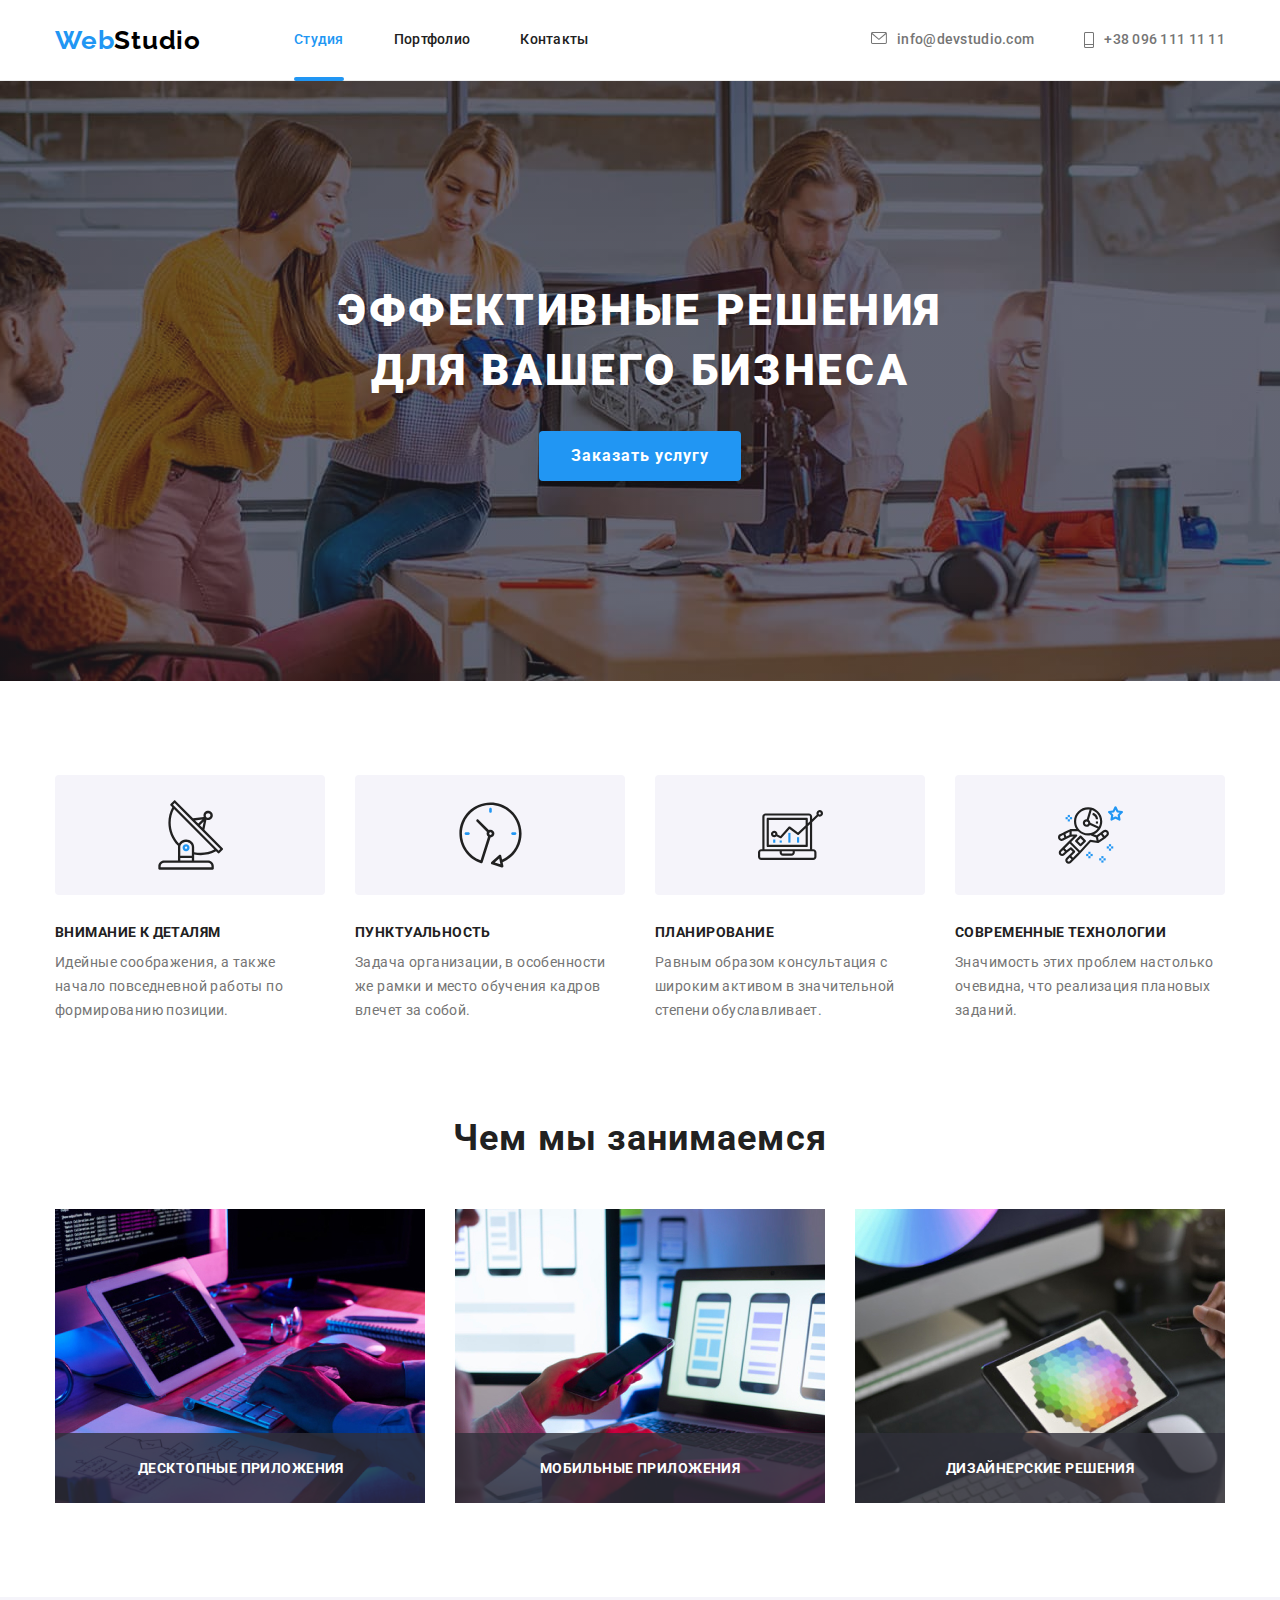
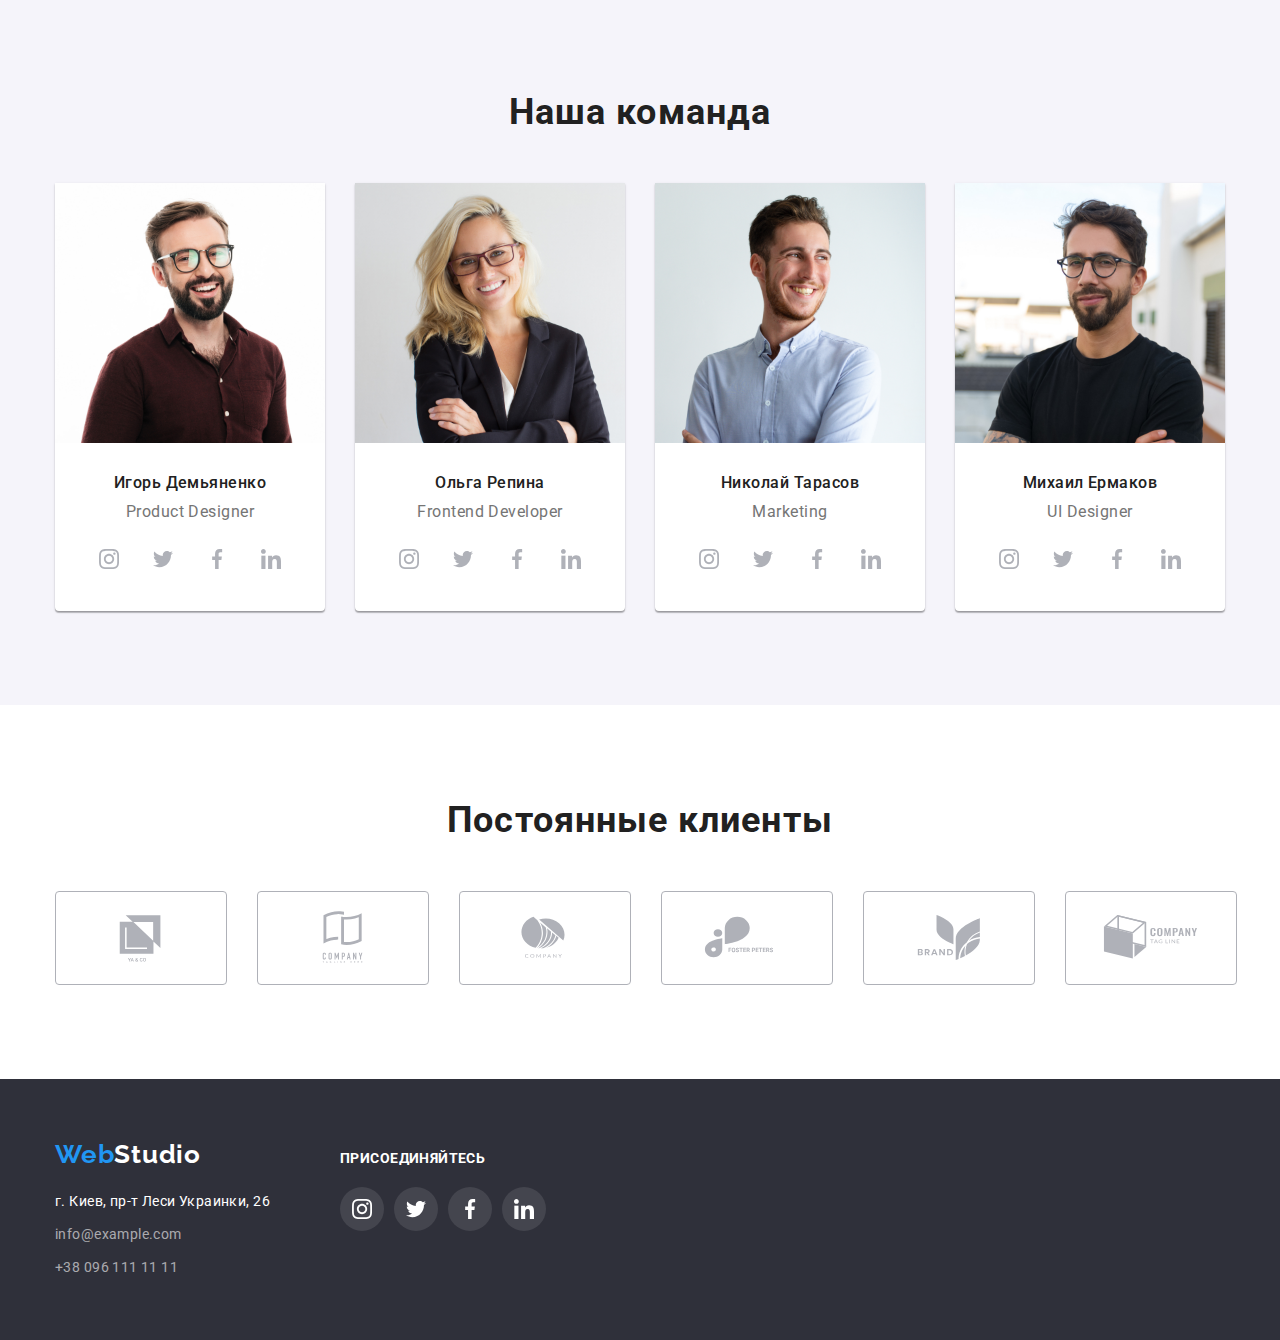
<file: index.html>
<!DOCTYPE html>
<html lang="en">
  <head>
    <meta charset="UTF-8" />
    <meta http-equiv="X-UA-Compatible" content="IE=edge" />
    <meta name="viewport" content="width=device-width, initial-scale=1.0" />
    <title>homework</title>
    <link rel="preconnect" href="https://fonts.googleapis.com" />
    <link rel="preconnect" href="https://fonts.gstatic.com" crossorigin />
    <link
      href="https://fonts.googleapis.com/css2?family=Raleway:wght@700&family=Roboto:wght@400;500;700;900&display=swap"
      rel="stylesheet"
    />
    <link
      rel="stylesheet"
      href="https://cdnjs.cloudflare.com/ajax/libs/modern-normalize/1.1.0/modern-normalize.min.css"
    />
    <link rel="stylesheet" href="./css/styles.css" />
  </head>
  <body>
    <!-- Header -->
    <header class="header">
      <div class="container">
        <a href="./index.html" class="header-logo link"><span>Web</span>Studio</a>
        <nav class="header-nav">
          <ul class="header-list list">
            <li class="header-item">
              <a href="" class="header-link link current">Студия</a>
            </li>
            <li class="header-item">
              <a href="./portfolio.html" class="header-link link">Портфолио</a>
            </li>
            <li class="header-item">
              <a href="" class="header-link link">Контакты</a>
            </li>
          </ul>
        </nav>

        <ul class="header-cont list">
          <li class="header-contact">
            <a class="header-info link" href="mailto:info@devstudio.com"
              ><svg class="contact-icon" width="16" height="12">
                <use href="./images/icons/symbol-defs.svg#icon-mail"></use>
              </svg>
              info@devstudio.com</a
            >
          </li>
          <li class="header-contact">
            <a class="header-info link" href="tel:+380961111111">
              <svg class="contact-icon" width="10" height="16">
                <use href="./images/icons/symbol-defs.svg#icon-tel"></use>
              </svg>
              +38 096 111 11 11</a
            >
          </li>
        </ul>
      </div>
    </header>
    <main>
      <!-- Hero -->
      <section class="section-hero">
        <div class="container">
          <h1 class="hero-title">Эффективные решения для вашего бизнеса</h1>
          <button type="button" class="button" data-modal-open>Заказать услугу</button>
        </div>
      </section>
      <!-- About -->
      <section class="section-about section">
        <div class="container">
          <h2 class="visually-hidden">О нас</h2>
          <ul class="about-list list">
            <li class="about-item">
              <div class="about-bg-logo">
                <svg class="about-logo" width="65" height="70">
                  <use href="./images/icons/symbol-defs.svg#icon-sputnik"></use>
                </svg>
              </div>
              <h3 class="about-title">Внимание к деталям</h3>
              <p class="about-text">
                Идейные соображения, а также начало повседневной работы по формированию позиции.
              </p>
            </li>
            <li class="about-item">
              <div class="about-bg-logo">
                <svg class="about-logo" width="65" height="70">
                  <use href="./images/icons/symbol-defs.svg#icon-clock"></use>
                </svg>
              </div>
              <h3 class="about-title">Пунктуальность</h3>
              <p class="about-text">
                Задача организации, в особенности же рамки и место обучения кадров влечет за собой.
              </p>
            </li>
            <li class="about-item">
              <div class="about-bg-logo">
                <svg class="about-logo" width="65" height="70">
                  <use href="./images/icons/symbol-defs.svg#icon-diagram"></use>
                </svg>
              </div>
              <h3 class="about-title">Планирование</h3>
              <p class="about-text">
                Равным образом консультация с широким активом в значительной степени обуславливает.
              </p>
            </li>
            <li class="about-item">
              <div class="about-bg-logo">
                <svg class="about-logo" width="65" height="70">
                  <use href="./images/icons/symbol-defs.svg#icon-astronaut"></use>
                </svg>
              </div>
              <h3 class="about-title">Современные технологии</h3>
              <p class="about-text">
                Значимость этих проблем настолько очевидна, что реализация плановых заданий.
              </p>
            </li>
          </ul>
        </div>
      </section>
      <!-- Work -->
      <section class="section-photo section">
        <div class="container">
          <h2 class="photo-title">Чем мы занимаемся</h2>
          <ul class="photo-list list">
            <li class="photo-item">
              <div class="photo-cover-wrap">
                <img
                  class="photo"
                  src="./images/img1-1.jpg"
                  alt="разработка дизайна"
                  width="370"
                  height="294"
                />
                <p class="photo-cover-text">Десктопные приложения</p>
              </div>
            </li>
            <li class="photo-item">
              <div class="photo-cover-wrap">
                <img
                  class="photo"
                  src="./images/img1-2.jpg"
                  alt="разработка дизайна"
                  width="370"
                  height="294"
                />
                <p class="photo-cover-text">Мобильные приложения</p>
              </div>
            </li>
            <li class="photo-item">
              <div class="photo-cover-wrap">
                <img
                  class="photo"
                  src="./images/img1-3.jpg"
                  alt="разработка дизайна"
                  width="370"
                  height="294"
                />
                <p class="photo-cover-text">Дизайнерские решения</p>
              </div>
            </li>
          </ul>
        </div>
      </section>
      <!-- Team -->
      <section class="section-team section">
        <div class="container">
          <h2 class="title-team">Наша команда</h2>
          <ul class="team-list list">
            <li class="team-item">
              <img
                class="photo"
                src="./images/img2-1.jpg"
                alt="фотография члена команды"
                width="270"
                height="260"
              />
              <div class="team-text">
                <h3 class="team-name">Игорь Демьяненко</h3>
                <p class="team-profession">Product Designer</p>
                <ul class="team-sm-list list">
                  <li class="team-sm-item">
                    <a href="" class="team-sm-link link">
                      <svg class="team-sm-icon" width="20" height="20">
                        <use href="./images/icons/symbol-defs.svg#icon-instagram"></use>
                      </svg>
                    </a>
                  </li>
                  <li class="team-sm-item">
                    <a href="" class="team-sm-link link">
                      <svg class="team-sm-icon" width="20" height="20">
                        <use href="./images/icons/symbol-defs.svg#icon-twitter"></use>
                      </svg>
                    </a>
                  </li>
                  <li class="team-sm-item">
                    <a href="" class="team-sm-link link">
                      <svg class="team-sm-icon" width="20" height="20">
                        <use href="./images/icons/symbol-defs.svg#icon-facebook"></use>
                      </svg>
                    </a>
                  </li>
                  <li class="team-sm-item">
                    <a href="" class="team-sm-link link">
                      <svg class="team-sm-icon" width="20" height="20">
                        <use href="./images/icons/symbol-defs.svg#icon-linkedin"></use>
                      </svg>
                    </a>
                  </li>
                </ul>
              </div>
            </li>
            <li class="team-item">
              <img
                class="photo"
                src="./images/img2-2.jpg"
                alt="фотография члена команды"
                width="270"
                height="260"
              />
              <div class="team-text">
                <h3 class="team-name">Ольга Репина</h3>
                <p class="team-profession">Frontend Developer</p>
                <ul class="team-sm-list list">
                  <li class="team-sm-item">
                    <a href="" class="team-sm-link link">
                      <svg class="team-sm-icon" width="20" height="20">
                        <use href="./images/icons/symbol-defs.svg#icon-instagram"></use>
                      </svg>
                    </a>
                  </li>
                  <li class="team-sm-item">
                    <a href="" class="team-sm-link link">
                      <svg class="team-sm-icon" width="20" height="20">
                        <use href="./images/icons/symbol-defs.svg#icon-twitter"></use>
                      </svg>
                    </a>
                  </li>
                  <li class="team-sm-item">
                    <a href="" class="team-sm-link link">
                      <svg class="team-sm-icon" width="20" height="20">
                        <use href="./images/icons/symbol-defs.svg#icon-facebook"></use>
                      </svg>
                    </a>
                  </li>
                  <li class="team-sm-item">
                    <a href="" class="team-sm-link link">
                      <svg class="team-sm-icon" width="20" height="20">
                        <use href="./images/icons/symbol-defs.svg#icon-linkedin"></use>
                      </svg>
                    </a>
                  </li>
                </ul>
              </div>
            </li>
            <li class="team-item">
              <img
                class="photo"
                src="./images/img2-3.jpg"
                alt="фотография члена команды"
                width="270"
                height="260"
              />
              <div class="team-text">
                <h3 class="team-name">Николай Тарасов</h3>
                <p class="team-profession">Marketing</p>
                <ul class="team-sm-list list">
                  <li class="team-sm-item">
                    <a href="" class="team-sm-link link">
                      <svg class="team-sm-icon" width="20" height="20">
                        <use href="./images/icons/symbol-defs.svg#icon-instagram"></use>
                      </svg>
                    </a>
                  </li>
                  <li class="team-sm-item">
                    <a href="" class="team-sm-link link">
                      <svg class="team-sm-icon" width="20" height="20">
                        <use href="./images/icons/symbol-defs.svg#icon-twitter"></use>
                      </svg>
                    </a>
                  </li>
                  <li class="team-sm-item">
                    <a href="" class="team-sm-link link">
                      <svg class="team-sm-icon" width="20" height="20">
                        <use href="./images/icons/symbol-defs.svg#icon-facebook"></use>
                      </svg>
                    </a>
                  </li>
                  <li class="team-sm-item">
                    <a href="" class="team-sm-link link">
                      <svg class="team-sm-icon" width="20" height="20">
                        <use href="./images/icons/symbol-defs.svg#icon-linkedin"></use>
                      </svg>
                    </a>
                  </li>
                </ul>
              </div>
            </li>
            <li class="team-item">
              <img
                class="photo"
                src="./images/img2-4.jpg"
                alt="фотография члена команды"
                width="270"
                height="260"
              />
              <div class="team-text">
                <h3 class="team-name">Михаил Ермаков</h3>
                <p class="team-profession">UI Designer</p>
                <ul class="team-sm-list list">
                  <li class="team-sm-item">
                    <a href="" class="team-sm-link link">
                      <svg class="team-sm-icon" width="20" height="20">
                        <use href="./images/icons/symbol-defs.svg#icon-instagram"></use>
                      </svg>
                    </a>
                  </li>
                  <li class="team-sm-item">
                    <a href="" class="team-sm-link link">
                      <svg class="team-sm-icon" width="20" height="20">
                        <use href="./images/icons/symbol-defs.svg#icon-twitter"></use>
                      </svg>
                    </a>
                  </li>
                  <li class="team-sm-item">
                    <a href="" class="team-sm-link link">
                      <svg class="team-sm-icon" width="20" height="20">
                        <use href="./images/icons/symbol-defs.svg#icon-facebook"></use>
                      </svg>
                    </a>
                  </li>
                  <li class="team-sm-item">
                    <a href="" class="team-sm-link link">
                      <svg class="team-sm-icon" width="20" height="20">
                        <use href="./images/icons/symbol-defs.svg#icon-linkedin"></use>
                      </svg>
                    </a>
                  </li>
                </ul>
              </div>
            </li>
          </ul>
        </div>
      </section>
      <!-- clients -->
      <section class="clients section">
        <div class="container">
          <h2 class="title-team">Постоянные клиенты</h2>
          <div class="clients-cont">
            <ul class="list client-list">
              <li class="client-item">
                <a href="#" class="clients-link link">
                  <svg class="clients-logo" width="106" height="60">
                    <use href="./images/icons/symbol-defs.svg#icon-yaco"></use></svg
                ></a>
              </li>
              <li class="client-item">
                <a href="#" class="clients-link link">
                  <svg class="clients-logo" width="106" height="60">
                    <use href="./images/icons/symbol-defs.svg#icon-tagline-comp"></use></svg
                ></a>
              </li>
              <li class="client-item">
                <a href="#" class="clients-link link">
                  <svg class="clients-logo" width="106" height="60">
                    <use href="./images/icons/symbol-defs.svg#icon-company"></use></svg
                ></a>
              </li>
              <li class="client-item">
                <a href="#" class="clients-link link">
                  <svg class="clients-logo" width="106" height="60">
                    <use href="./images/icons/symbol-defs.svg#icon-foster-peters"></use></svg
                ></a>
              </li>
              <li class="client-item">
                <a href="#" class="clients-link link">
                  <svg class="clients-logo" width="106" height="60">
                    <use href="./images/icons/symbol-defs.svg#icon-brand"></use></svg
                ></a>
              </li>
              <li class="client-item">
                <a href="#" class="clients-link link">
                  <svg class="clients-logo" width="106" height="60">
                    <use href="./images/icons/symbol-defs.svg#icon-last-company"></use></svg
                ></a>
              </li>
            </ul>
          </div>
        </div>
      </section>
    </main>
    <!-- footer -->
    <footer class="footer">
      <div class="container footer-cont">
        <div class="address">
          <a href="./index.html" class="footer-logo link"><span>Web</span>Studio</a>
          <address class="footer-address">
            <p class="footer-text">г. Киев, пр-т Леси Украинки, 26</p>
            <ul class="footer-list list">
              <li class="footer-contact">
                <a class="footer-info link" href="mailto:info@example.com">info@example.com</a>
              </li>
              <li class="footer-contact">
                <a class="footer-info link" href="tel:+380961111111">+38 096 111 11 11</a>
              </li>
            </ul>
          </address>
        </div>
        <div class="footer-sm">
          <p class="footer-sm-text">присоединяйтесь</p>
          <ul class="footer-sm-list list">
            <li class="footer-sm-item">
              <a href="" class="footer-sm-link link">
                <svg class="footer-sm-icon" width="20" height="20">
                  <use href="./images/icons/symbol-defs.svg#icon-instagram"></use>
                </svg>
              </a>
            </li>
            <li class="footer-sm-item">
              <a href="" class="footer-sm-link link">
                <svg class="footer-sm-icon" width="20" height="20">
                  <use href="./images/icons/symbol-defs.svg#icon-twitter"></use>
                </svg>
              </a>
            </li>
            <li class="footer-sm-item">
              <a href="" class="footer-sm-link link">
                <svg class="footer-sm-icon" width="20" height="20">
                  <use href="./images/icons/symbol-defs.svg#icon-facebook"></use>
                </svg>
              </a>
            </li>
            <li class="footer-sm-item">
              <a href="" class="footer-sm-link link">
                <svg class="footer-sm-icon" width="20" height="20">
                  <use href="./images/icons/symbol-defs.svg#icon-linkedin"></use>
                </svg>
              </a>
            </li>
          </ul>
        </div>
      </div>
    </footer>
    <div class="backdrop is-hidden" data-modal>
      <div class="modal">
        <button type="button" class="modal-close" data-modal-close>
          <svg class="modal-close-svg" width="18" height="18">
            <use href="./images/icons/symbol-defs.svg#icon-close"></use>
          </svg>
        </button>
        <p class="modal-title">Оставьте свои данные, мы вам перезвоним</p>
        <form class="modal-form">
          <div class="form-field">
            <label class="input-text" for="user-name">Имя</label>
            <div class="input-wrap">
              <input type="text" class="modal-input" name="user-name" required id="user-name" />
              <svg class="input-icon" width="18" height="18">
                <use href="./images/icons/symbol-defs.svg#icon-person-modal"></use>
              </svg>
            </div>
          </div>
          <div class="form-field">
            <label class="input-text" for="user-tel">Телефон</label>
            <div class="input-wrap">
              <input type="tel" class="modal-input" name="user-tel" required id="user-tel" />
              <svg class="input-icon" width="18" height="18">
                <use href="./images/icons/symbol-defs.svg#icon-phone-modal"></use>
              </svg>
            </div>
          </div>
          <div class="form-field">
            <label class="input-text" for="user-email">Почта</label>
            <div class="input-wrap">
              <input type="email" class="modal-input" name="user-email" required id="user-email" />
              <svg class="input-icon" width="18" height="18">
                <use href="./images/icons/symbol-defs.svg#icon-email-modal"></use>
              </svg>
            </div>
          </div>
          <div class="form-field">
            <label class="input-text" for="user-text">Комментарий</label>
            <textarea
              class="modal-text"
              name="user-text"
              id="user-text"
              placeholder="Введите текст"
            ></textarea>
          </div>
          <div class="form-field">
            <input
              type="checkbox"
              class="modal-check visually-hidden"
              id="modal-check"
              name="privacy-check"
            />
            <label for="modal-check" class="modal-check-text"
              ><span
                ><svg class="check-icon" width="14" height="13">
                  <use href="./images/icons/symbol-defs.svg#icon-check-modal"></use></svg
              ></span>
              Соглашаюсь с рассылкой и принимаю
              <a href="#" class="privacy-link">Условия договора</a></label
            >
          </div>
          <button type="submit" class="button modal-button">Отправить</button>
        </form>
      </div>
    </div>
    <script src="./js/modal.js"></script>
  </body>
</html>
</file>
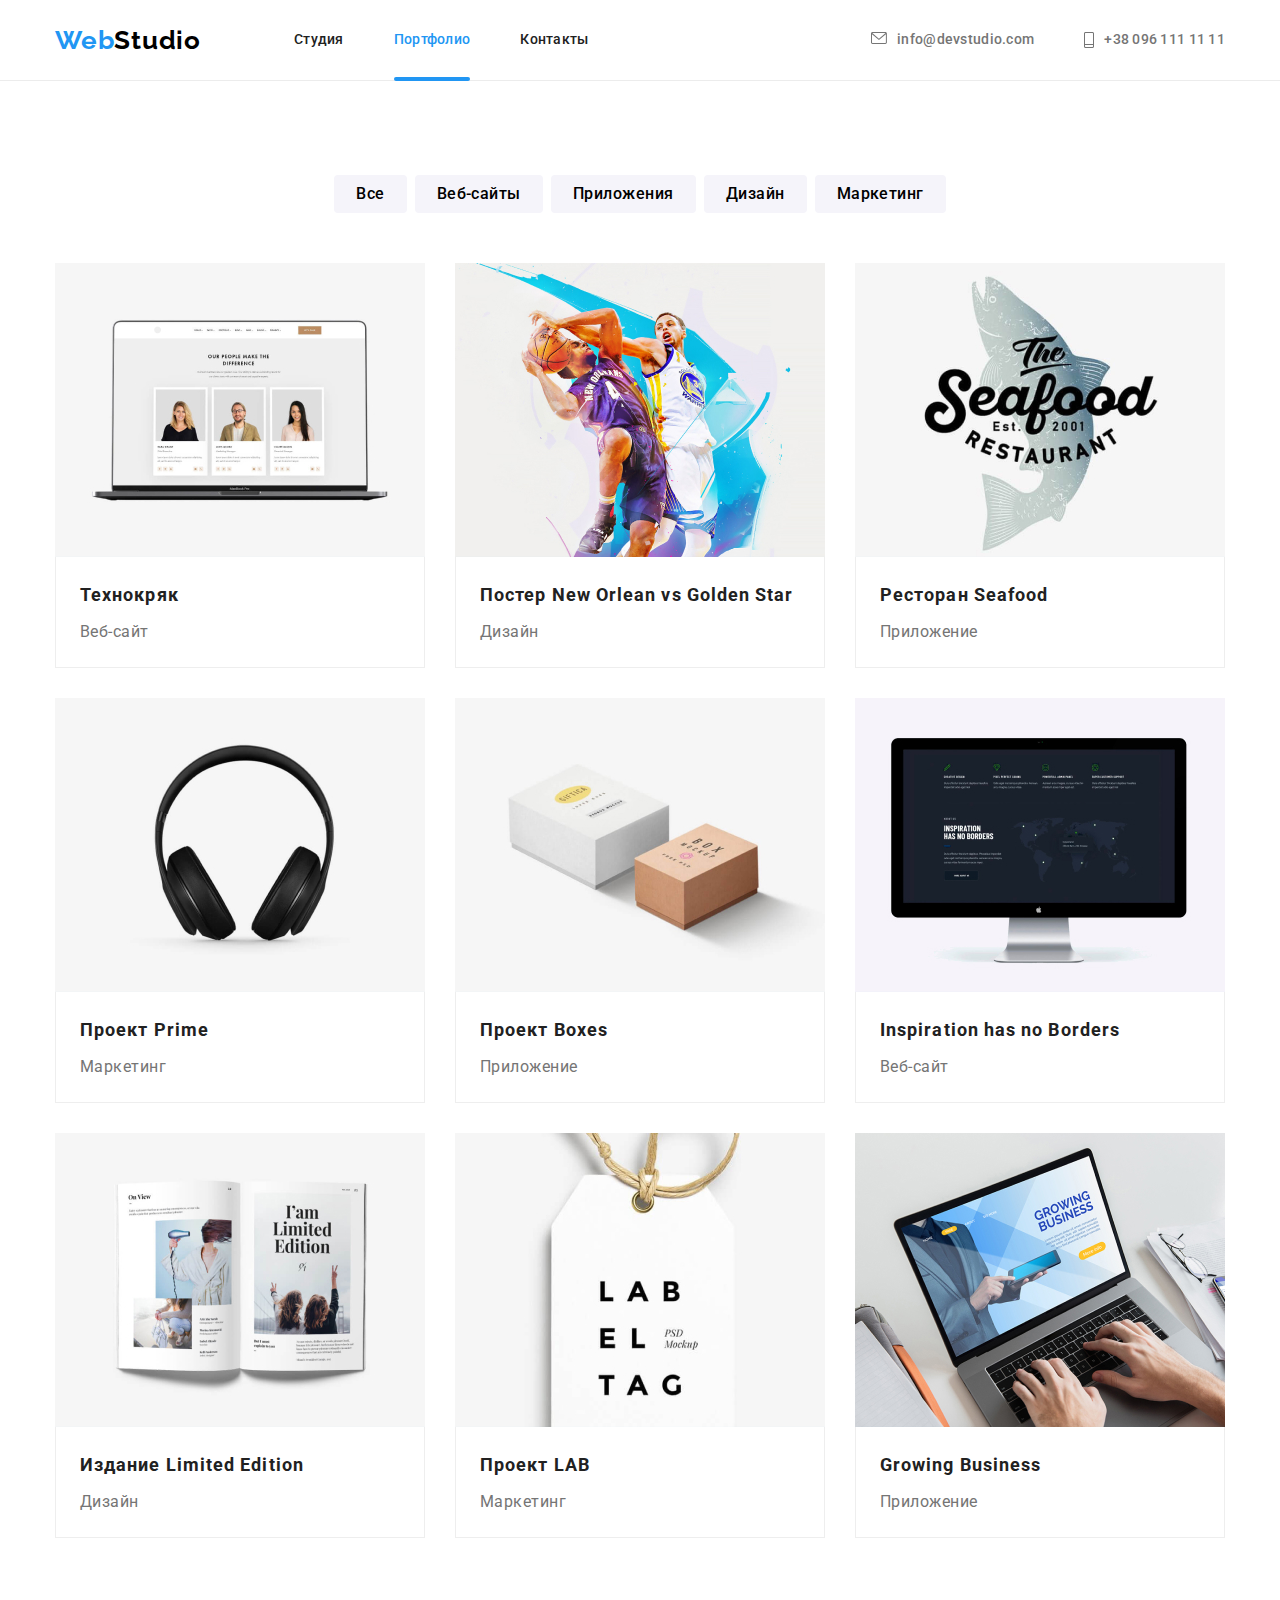
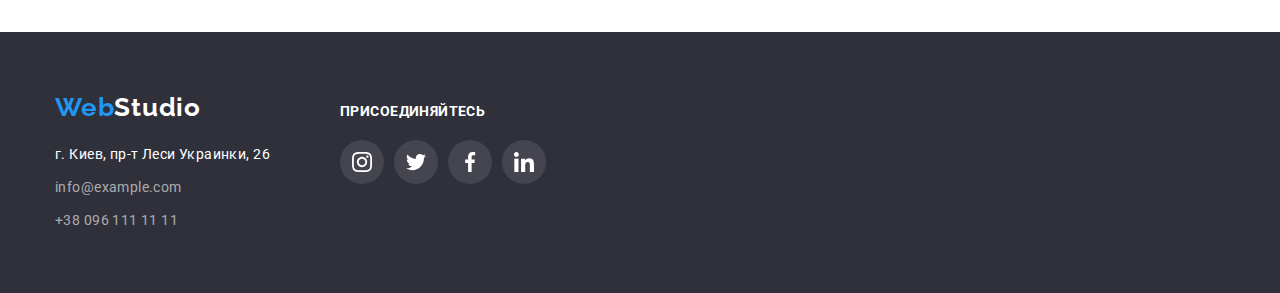
<file: portfolio.html>
<!DOCTYPE html>
<html lang="en">
  <head>
    <meta charset="UTF-8" />
    <meta http-equiv="X-UA-Compatible" content="IE=edge" />
    <meta name="viewport" content="width=device-width, initial-scale=1.0" />
    <title>Portfolio</title>
    <link rel="preconnect" href="https://fonts.googleapis.com" />
    <link rel="preconnect" href="https://fonts.gstatic.com" crossorigin />
    <link
      href="https://fonts.googleapis.com/css2?family=Raleway:wght@700&family=Roboto:wght@400;500;700;900&display=swap"
      rel="stylesheet"
    />
    <link
      rel="stylesheet"
      href="https://cdnjs.cloudflare.com/ajax/libs/modern-normalize/1.1.0/modern-normalize.min.css"
    />
    <link rel="stylesheet" href="./css/styles.css" />
  </head>
  <body>
    <!-- header-->
    <header class="header">
      <div class="container">
        <a href="./index.html" class="header-logo link"><span>Web</span>Studio</a>
        <nav class="header-nav">
          <ul class="header-list list">
            <li class="header-item">
              <a href="./index.html" class="header-link link">Студия</a>
            </li>
            <li class="header-item">
              <a href="./portfolio.html" class="header-link link current">Портфолио</a>
            </li>
            <li class="header-item">
              <a href="" class="header-link link">Контакты</a>
            </li>
          </ul>
        </nav>

        <ul class="header-cont list">
          <li class="header-contact">
            <a class="header-info link" href="mailto:info@devstudio.com"
              ><svg class="contact-icon" width="16" height="12">
                <use href="./images/icons/symbol-defs.svg#icon-mail"></use>
              </svg>
              info@devstudio.com</a
            >
          </li>
          <li class="header-contact">
            <a class="header-info link" href="tel:+380961111111">
              <svg class="contact-icon" width="10" height="16">
                <use href="./images/icons/symbol-defs.svg#icon-tel"></use>
              </svg>
              +38 096 111 11 11</a
            >
          </li>
        </ul>
      </div>
    </header>
    <main>
      <!-- filters -->
      <section class="section-filter section">
        <div class="container">
          <h1 class="visually-hidden">Filter</h1>
          <ul class="filter-list list">
            <li class="filter-item">
              <button type="button" class="btn">Все</button>
            </li>
            <li class="filter-item">
              <button type="button" class="btn">Веб-сайты</button>
            </li>
            <li class="filter-item">
              <button type="button" class="btn">Приложения</button>
            </li>
            <li class="filter-item">
              <button type="button" class="btn">Дизайн</button>
            </li>
            <li class="filter-item">
              <button type="button" class="btn">Маркетинг</button>
            </li>
          </ul>

          <!-- performed -->
          <h2 class="visually-hidden">Work performed</h2>
          <ul class="work-list list">
            <li class="work-item">
              <a class="link link-hover" href="#">
                <div class="work-cover-wrap">
                  <img
                    class="photo"
                    src="./images/imgp-1.jpg"
                    alt="Наши проекты"
                    width="370"
                    height="294"
                  />
                  <p class="work-cover-text">
                    Ресурс предлагает комплексные предложения с разным уровнем функционала и
                    сервисов. Все это позволит посетителю получить исчерпывающие сведения <br />о
                    компании или частном лице.
                  </p>
                </div>
                <div class="work-name">
                  <h3 class="work-title">Технокряк</h3>
                  <p class="work-text">Веб-сайт</p>
                </div></a
              >
            </li>
            <li class="work-item">
              <a class="link link-hover" href="#">
                <div class="work-cover-wrap">
                  <img
                    class="photo"
                    src="./images/imgp-2.jpg"
                    alt="Наши проекты"
                    width="370"
                    height="294"
                  />
                  <p class="work-cover-text">
                    Ресурс предлагает комплексные предложения с разным уровнем функционала и
                    сервисов. Все это позволит посетителю получить исчерпывающие сведения о компании
                    или частном лице.
                  </p>
                </div>
                <div class="work-name">
                  <h3 class="work-title">Постер New Orlean vs Golden Star</h3>
                  <p class="work-text">Дизайн</p>
                </div></a
              >
            </li>
            <li class="work-item">
              <a class="link link-hover" href="#">
                <div class="work-cover-wrap">
                  <img
                    class="photo"
                    src="./images/imgp-3.jpg"
                    alt="Наши проекты"
                    width="370"
                    height="294"
                  />
                  <p class="work-cover-text">
                    Ресурс предлагает комплексные предложения с разным уровнем функционала и
                    сервисов. Все это позволит посетителю получить исчерпывающие сведения о компании
                    или частном лице.
                  </p>
                </div>
                <div class="work-name">
                  <h3 class="work-title">Ресторан Seafood</h3>
                  <p class="work-text">Приложение</p>
                </div></a
              >
            </li>
            <li class="work-item">
              <a class="link link-hover" href="#">
                <div class="work-cover-wrap">
                  <img
                    class="photo"
                    src="./images/imgp-4.jpg"
                    alt="Наши проекты"
                    width="370"
                    height="294"
                  />
                  <p class="work-cover-text">
                    Ресурс предлагает комплексные предложения с разным уровнем функционала и
                    сервисов. Все это позволит посетителю получить исчерпывающие сведения о компании
                    или частном лице.
                  </p>
                </div>
                <div class="work-name">
                  <h3 class="work-title">Проект Prime</h3>
                  <p class="work-text">Маркетинг</p>
                </div></a
              >
            </li>
            <li class="work-item">
              <a class="link link-hover" href="#">
                <div class="work-cover-wrap">
                  <img
                    class="photo"
                    src="./images/imgp-5.jpg"
                    alt="Наши проекты"
                    width="370"
                    height="294"
                  />
                  <p class="work-cover-text">
                    Ресурс предлагает комплексные предложения с разным уровнем функционала и
                    сервисов. Все это позволит посетителю получить исчерпывающие сведения о компании
                    или частном лице.
                  </p>
                </div>
                <div class="work-name">
                  <h3 class="work-title">Проект Boxes</h3>
                  <p class="work-text">Приложение</p>
                </div></a
              >
            </li>
            <li class="work-item">
              <a class="link link-hover" href="#">
                <div class="work-cover-wrap">
                  <img
                    class="photo"
                    src="./images/imgp-6.jpg"
                    alt="Наши проекты"
                    width="370"
                    height="294"
                  />
                  <p class="work-cover-text">
                    Ресурс предлагает комплексные предложения с разным уровнем функционала и
                    сервисов. Все это позволит посетителю получить исчерпывающие сведения о компании
                    или частном лице.
                  </p>
                </div>
                <div class="work-name">
                  <h3 class="work-title">Inspiration has no Borders</h3>
                  <p class="work-text">Веб-сайт</p>
                </div></a
              >
            </li>
            <li class="work-item">
              <a class="link link-hover" href="#">
                <div class="work-cover-wrap">
                  <img
                    class="photo"
                    src="./images/imgp-7.jpg"
                    alt="Наши проекты"
                    width="370"
                    height="294"
                  />
                  <p class="work-cover-text">
                    Ресурс предлагает комплексные предложения с разным уровнем функционала и
                    сервисов. Все это позволит посетителю получить исчерпывающие сведения о компании
                    или частном лице.
                  </p>
                </div>
                <div class="work-name">
                  <h3 class="work-title">Издание Limited Edition</h3>
                  <p class="work-text">Дизайн</p>
                </div></a
              >
            </li>
            <li class="work-item">
              <a class="link link-hover" href="#">
                <div class="work-cover-wrap">
                  <img
                    class="photo"
                    src="./images/imgp-8.jpg"
                    alt="Наши проекты"
                    width="370"
                    height="294"
                  />
                  <p class="work-cover-text">
                    Ресурс предлагает комплексные предложения с разным уровнем функционала и
                    сервисов. Все это позволит посетителю получить исчерпывающие сведения о компании
                    или частном лице.
                  </p>
                </div>
                <div class="work-name">
                  <h3 class="work-title">Проект LAB</h3>
                  <p class="work-text">Маркетинг</p>
                </div></a
              >
            </li>
            <li class="work-item">
              <a class="link link-hover" href="#">
                <div class="work-cover-wrap">
                  <img
                    class="photo"
                    src="./images/imgp-9.jpg"
                    alt="Наши проекты"
                    width="370"
                    height="294"
                  />
                  <p class="work-cover-text">
                    Ресурс предлагает комплексные предложения с разным уровнем функционала и
                    сервисов. Все это позволит посетителю получить исчерпывающие сведения о компании
                    или частном лице.
                  </p>
                </div>
                <div class="work-name">
                  <h3 class="work-title">Growing Business</h3>
                  <p class="work-text">Приложение</p>
                </div></a
              >
            </li>
          </ul>
        </div>
      </section>
    </main>
    <!-- footer-->
    <footer class="footer">
      <div class="container footer-cont">
        <div class="address">
          <a href="./index.html" class="footer-logo link"><span>Web</span>Studio</a>
          <address class="footer-address">
            <p class="footer-text">г. Киев, пр-т Леси Украинки, 26</p>
            <ul class="footer-list list">
              <li class="footer-contact">
                <a class="footer-info link" href="mailto:info@example.com">info@example.com</a>
              </li>
              <li class="footer-contact">
                <a class="footer-info link" href="tel:+380961111111">+38 096 111 11 11</a>
              </li>
            </ul>
          </address>
        </div>
        <div class="footer-sm">
          <p class="footer-sm-text">присоединяйтесь</p>
          <ul class="footer-sm-list list">
            <li class="footer-sm-item">
              <a href="" class="footer-sm-link link">
                <svg class="footer-sm-icon" width="20" height="20">
                  <use href="./images/icons/symbol-defs.svg#icon-instagram"></use>
                </svg>
              </a>
            </li>
            <li class="footer-sm-item">
              <a href="" class="footer-sm-link link">
                <svg class="footer-sm-icon" width="20" height="20">
                  <use href="./images/icons/symbol-defs.svg#icon-twitter"></use>
                </svg>
              </a>
            </li>
            <li class="footer-sm-item">
              <a href="" class="footer-sm-link link">
                <svg class="footer-sm-icon" width="20" height="20">
                  <use href="./images/icons/symbol-defs.svg#icon-facebook"></use>
                </svg>
              </a>
            </li>
            <li class="footer-sm-item">
              <a href="" class="footer-sm-link link">
                <svg class="footer-sm-icon" width="20" height="20">
                  <use href="./images/icons/symbol-defs.svg#icon-linkedin"></use>
                </svg>
              </a>
            </li>
          </ul>
        </div>
      </div>
    </footer>
  </body>
</html>
</file>
<file: css/styles.css>
:root {
  --text-color: #757575;
  --accent-color-text: #2196f3;
  --background-footer: #2f303a;
  --background-header: #ffffff;
  --margin: 60px;
}
*,
*::before,
*::after {
  box-sizing: border-box;
}
body {
  font-family: Roboto, sans-serif;
  color: #212121;
}
.link {
  text-decoration: none;
}
.list {
  list-style: none;
  padding-left: 0px;
}
h1,
h2,
h3,
h4,
h5,
h6,
p,
ul {
  margin-top: 0;
  margin-bottom: 0;
}

.container {
  padding-left: 15px;
  padding-right: 15px;
  width: 1200px;
  margin-left: auto;
  margin-right: auto;
}

.section {
  padding-top: 94px;
  padding-bottom: 94px;
}

.photo {
  display: block;
  max-width: 100%;
  height: auto;
}
/* header */
.header {
  background: var(--background-header);
  border-bottom: 1px solid #ececec;
}
.header-logo {
  font-family: 'Raleway', sans-serif;
  font-weight: 700;
  font-size: 26px;
  line-height: 1.19;
  letter-spacing: 0.03em;
  color: #000000;
  margin-right: 93px;
}
.header-logo > span {
  color: #2196f3;
}

.header-link {
  font-weight: 500;
  font-size: 14px;
  line-height: 1.14;
  letter-spacing: 0.02em;
  color: inherit;
  padding-top: 32px;
  padding-bottom: 32px;
  display: block;
  transition-property: color;
  transition-duration: 250ms;
  transition-timing-function: cubic-bezier(0.4, 0, 0.2, 1);
}
.header-link:hover,
.header-link:focus {
  color: var(--accent-color-text);
}
.current {
  color: var(--accent-color-text);
}
.current::after {
  display: flex;
  position: absolute;
  bottom: -1.2%;
  content: '';
  height: 4px;
  width: 100%;
  background-color: var(--accent-color-text);
  border-radius: 2px;
}

.header-info {
  font-weight: 500;
  font-size: 14px;
  line-height: 1.14;
  letter-spacing: 0.02em;
  color: #757575;
  padding-top: 32px;
  padding-bottom: 32px;
  display: flex;
  transition-property: color;
  transition-duration: 250ms;
  transition-timing-function: cubic-bezier(0.4, 0, 0.2, 1);
}
.header-info:hover,
.header-info:focus {
  color: var(--accent-color-text);
}

.header > .container {
  display: flex;
  align-items: center;
}

.header-list {
  display: flex;
}

.header-item {
  margin-left: 50px;
  position: relative;
}
.header-item:first-child {
  margin-left: 0px;
}

.header-cont {
  display: flex;
  margin-left: auto;
  padding-left: 0px;
  align-items: center;
}

.header-contact:first-child {
  margin-right: 50px;
}

.contact-icon {
  margin-right: 10px;
  fill: currentColor;
}
.contact-icon:hover {
  fill: var(--accent-color-text);
}

/* footer*/
.footer {
  background-color: var(--background-footer);
  padding-top: 60px;
  padding-bottom: 60px;
}

.footer-logo {
  font-family: 'Raleway', sans-serif;
  font-weight: 700;
  font-size: 26px;
  line-height: 1.19;
  letter-spacing: 0.03em;
  color: #ffffff;
  margin-bottom: 20px;
  display: block;
}
.footer-logo > span {
  color: #2196f3;
}

.footer-address {
  font-style: normal;
}
.footer-text {
  font-size: 14px;
  line-height: 1.71;
  letter-spacing: 0.03em;
  color: #ffffff;
  margin-bottom: 9px;
}

.footer-info {
  font-size: 14px;
  line-height: 1.71;
  letter-spacing: 0.03em;
  color: rgba(255, 255, 255, 0.6);
  transition-property: color;
  transition-duration: 250ms;
  transition-timing-function: cubic-bezier(0.4, 0, 0.2, 1);
}
.footer-info:hover,
.footer-info:focus {
  color: var(--accent-color-text);
}
.footer-contact:first-child {
  margin-bottom: 9px;
}
.footer-sm {
  margin-left: 70px;
}
.footer-cont {
  display: flex;
  align-items: baseline;
}
.footer-sm-text {
  font-weight: 700;
  font-size: 14px;
  line-height: 1.14;
  letter-spacing: 0.03em;
  text-transform: uppercase;
  color: #ffffff;
  margin-bottom: 20px;
}
.footer-sm-link {
  width: 44px;
  height: 44px;
  background-color: rgba(255, 255, 255, 0.1);
  border-radius: 50%;
  display: flex;
  justify-content: center;
  align-items: center;
  color: #ffffff;
  transition-property: background-color;
  transition-duration: 250ms;
  transition-timing-function: cubic-bezier(0.4, 0, 0.2, 1);
}
.footer-sm-list {
  display: flex;
  justify-content: center;
}
.footer-sm-item + .footer-sm-item {
  margin-left: 10px;
}

.footer-sm-icon {
  fill: currentColor;
}

.footer-sm-link:hover,
.footer-sm-link:focus {
  background-color: var(--accent-color-text);
  color: #ffffff;
}
/* section-hero */
.section-hero {
  text-align: center;
  background-color: #2f303a;
  padding-top: 200px;
  padding-bottom: 200px;
  background-image: linear-gradient(rgba(47, 48, 58, 0.4), rgba(47, 48, 58, 0.4)),
    url(../images/fon.jpg);
  background-repeat: no-repeat;
  background-position: center;
  background-size: cover;
  max-width: 1600px;
  margin-left: auto;
  margin-right: auto;
}
.hero-title {
  font-weight: 900;
  font-size: 44px;
  line-height: 1.36;
  text-align: center;
  letter-spacing: 0.06em;
  text-transform: uppercase;
  color: #ffffff;
  max-width: 696px;
  margin-left: auto;
  margin-right: auto;
}
.button {
  font-family: inherit;
  font-weight: 700;
  font-size: 16px;
  line-height: 1.88;
  letter-spacing: 0.06em;
  color: #ffffff;
  background: #2196f3;
  box-shadow: 0px 4px 4px rgba(0, 0, 0, 0.15);
  border-radius: 4px;
  cursor: pointer;
  border: none;
  padding: 10px 32px;
  display: inline-block;
  margin-top: 30px;
  transition-property: background-color;
  transition-duration: 250ms;
  transition-timing-function: cubic-bezier(0.4, 0, 0.2, 1);
}
.button:hover,
.button:focus {
  background: #188ce8;
}

/* about*/
.visually-hidden {
  position: absolute;
  white-space: nowrap;
  width: 1px;
  height: 1px;
  overflow: hidden;
  border: 0;
  padding: 0;
  clip: rect(0 0 0 0);
  clip-path: inset(50%);
  margin: -1px;
}
.about-title {
  font-weight: 700;
  font-size: 14px;
  line-height: 1.14;
  letter-spacing: 0.03em;
  text-transform: uppercase;
  margin-bottom: 10px;
}
.about-text {
  font-size: 14px;
  line-height: 1.71;
  letter-spacing: 0.03em;
  color: var(--text-color);
}
.about-list {
  display: flex;
  justify-content: center;
}
.about-item:nth-child(n + 2) {
  margin-left: 30px;
}
.about-item {
  width: 270px;
}
.about-bg-logo {
  display: flex;
  justify-content: center;
  align-items: center;
  margin-bottom: 30px;
  width: 270px;
  height: 120px;
  background-color: rgba(245, 244, 250, 1);
  border-radius: 4px;
}
.about-logo {
  align-items: center;
}

/* section-photo */
.photo-title {
  font-weight: 700;
  font-size: 36px;
  line-height: 1.17;
  letter-spacing: 0.03em;
  text-align: center;
  margin-bottom: 50px;
}
.photo-list {
  display: flex;
  justify-content: center;
}
.photo-item:nth-child(n + 2) {
  margin-left: 30px;
}

.section-about {
  padding-bottom: 0px;
}

.photo-cover-wrap {
  position: relative;
}

.photo-cover-text {
  display: inline;
  position: absolute;
  bottom: 0;
  width: 100%;
  background-color: rgba(47, 48, 58, 0.8);
  color: #ffffff;
  font-weight: 700;
  font-size: 14px;
  line-height: 16px;
  text-transform: uppercase;
  padding: 27px 83px;
  text-align: center;
  letter-spacing: 0.03em;
  white-space: nowrap;
}
/* section-team */
.section-team {
  background: #f5f4fa;
}
.title-team {
  font-weight: 700;
  font-size: 36px;
  line-height: 1.17;
  letter-spacing: 0.03em;
  text-align: center;
  margin-bottom: 50px;
}
.team-name {
  font-weight: 500;
  font-size: 16px;
  line-height: 1.19;
  text-align: center;
  letter-spacing: 0.03em;
  margin-bottom: 10px;
}
.team-profession {
  font-size: 16px;
  line-height: 1.19;
  text-align: center;
  letter-spacing: 0.03em;
  color: var(--text-color);
}
.team-text {
  padding-top: 30px;
  padding-bottom: 30px;
}
.team-list {
  display: flex;
  justify-content: center;
}
.team-item:nth-child(n + 2) {
  margin-left: 30px;
}

.team-item {
  background: #ffffff;
  box-shadow: 0px 1px 3px rgba(0, 0, 0, 0.12), 0px 1px 1px rgba(0, 0, 0, 0.14),
    0px 2px 1px rgba(0, 0, 0, 0.2);
  border-radius: 0px 0px 4px 4px;
}
.team-sm-link {
  width: 44px;
  height: 44px;
  background-color: #ffffff;
  border-radius: 50%;
  display: flex;
  justify-content: center;
  align-items: center;
  color: #afb1b8;
  transition-property: background, color;
  transition-duration: 250ms;
  transition-timing-function: cubic-bezier(0.4, 0, 0.2, 1);
}
.team-sm-list {
  display: flex;
  justify-content: center;
  margin-top: 16px;
}
.team-sm-item + .team-sm-item {
  margin-left: 10px;
}

.team-sm-icon {
  fill: currentColor;
}

.team-sm-link:hover,
.team-sm-link:focus {
  background-color: var(--accent-color-text);
  color: #ffffff;
}

/* portfolio */

.filter-list {
  display: flex;
  justify-content: center;
  margin-bottom: 50px;
}
.filter-item:nth-child(n + 2) {
  margin-left: 8px;
}

.btn {
  font-family: inherit;
  font-weight: 500;
  font-size: 16px;
  line-height: 1.63;
  text-align: center;
  letter-spacing: 0.03em;
  background: #f5f4fa;
  border-radius: 4px;
  cursor: pointer;
  padding: 6px 22px;
  border: none;
  display: inline-block;
  transition-property: background, color, box-shadow;
  transition-duration: 250ms;
  transition-timing-function: cubic-bezier(0.4, 0, 0.2, 1);
}
.btn:hover,
.btn:focus {
  color: #ffffff;
  background: #2196f3;
  box-shadow: 0px 3px 1px rgba(0, 0, 0, 0.1), 0px 1px 2px rgba(0, 0, 0, 0.08),
    0px 2px 2px rgba(0, 0, 0, 0.12);
  border-radius: 4px;
}

.work-title {
  font-weight: 700;
  font-size: 18px;
  line-height: 2;
  letter-spacing: 0.06em;
  margin-bottom: 4px;
  color: #212121;
}

.work-text {
  font-size: 16px;
  line-height: 1.88;
  letter-spacing: 0.03em;
  color: var(--text-color);
}

.work-list {
  display: flex;
  flex-wrap: wrap;
}

.work-item {
  margin-top: 30px;
  margin-left: 30px;
  flex-basis: calc((100% - var(--margin)) / 3);
}
.work-item:nth-last-child(-n + 3) {
  margin-bottom: 0px;
}
.work-item:nth-child(-n + 3) {
  margin-top: 0px;
}
.work-item:nth-child(3n + 1) {
  margin-left: 0px;
}
.work-name {
  padding: 20px 24px;
  background: #ffffff;
  border-bottom: 1px solid #eeeeee;
  border-left: 1px solid #eeeeee;
  border-right: 1px solid #eeeeee;
}

.link-hover {
  display: block;
  transition-property: box-shadow;
  transition-duration: 250ms;
  transition-timing-function: cubic-bezier(0.4, 0, 0.2, 1);
}
.link-hover:hover,
.link-hover:focus {
  box-shadow: 1px 4px 8px 1px #00000029;
  box-shadow: 0px 4px 6px 1px #0000000f;
  box-shadow: 0px 1px 2px 1px #0000001f;
}
.work-cover-wrap {
  position: relative;
  overflow: hidden;
}
.work-cover-text {
  position: absolute;
  color: #ffffff;
  background-color: rgba(33, 150, 243, 0.9);
  font-weight: 400;
  font-size: 18px;
  line-height: 28px;
  height: 100%;
  padding: 63px 24px;
  top: 0;
  left: 0;
  letter-spacing: 0.03em;
  transform: translateY(100%);
  transition-property: transform;
  transition-duration: 250ms;
  transition-timing-function: cubic-bezier(0.4, 0, 0.2, 1);
}

.work-item:hover .work-cover-text {
  transform: translateY(0);
}

/* clinets */

.clients-bg-logo:hover,
.clients-bg-logo:focus {
  border: 1px solid var(--accent-color-text);
  color: var(--accent-color-text);
}
.clients-logo {
  fill: currentColor;
}
.clients-cont {
  display: flex;
}

.client-list {
  display: flex;
}
.client-item + .client-item {
  margin-left: 30px;
}
.clients-link:hover,
.clients-link:focus {
  border: 1px solid var(--accent-color-text);
  color: var(--accent-color-text);
}
.clients-link {
  padding: 16px 32px;
  color: #afb1b8;
  border: 1px solid #afb1b8;
  box-sizing: border-box;
  border-radius: 4px;
  display: flex;
  transition-property: color, border;
  transition-duration: 250ms;
  transition-timing-function: cubic-bezier(0.4, 0, 0.2, 1);
}
/* modal */

.backdrop {
  position: fixed;
  top: 0;
  width: 100%;
  height: 100%;
  background-color: rgba(0, 0, 0, 0.2);
  transition: opacity 250ms, visibility 250ms;
}

.backdrop.is-hidden .modal {
  transform: rotate(0) scale(0.1);
}

.modal {
  position: absolute;
  top: 50%;
  left: 50%;
  transform: rotate(-360deg) translate(-50%, -50%) scale(1);
  width: 528px;
  height: 581px;
  box-shadow: 0px 1px 3px rgba(0, 0, 0, 0.12), 0px 1px 1px rgba(0, 0, 0, 0.14),
    0px 2px 1px rgba(0, 0, 0, 0.2);
  background: #ffffff;
  border-radius: 4px;
  transition: transform 500ms;
  padding: 40px;
}
.modal-close {
  position: absolute;
  top: 8px;
  right: 8px;
  width: 30px;
  height: 30px;
  background: transparent;
  border: 1px solid rgba(0, 0, 0, 0.1);
  border-radius: 50%;
  transition-property: border;
  transition-duration: 250ms;
  transition-timing-function: cubic-bezier(0.4, 0, 0.2, 1);
}
.modal-close:hover,
.modal-close:focus {
  border: 1px solid var(--accent-color-text);
  color: var(--accent-color-text);
}

.is-hidden {
  opacity: 0;
  pointer-events: none;
  visibility: hidden;
}
.modal-close-svg {
  position: absolute;
  right: 17%;
  top: 17%;
  fill: currentColor;
  transition-property: color;
  transition-duration: 250ms;
  transition-timing-function: cubic-bezier(0.4, 0, 0.2, 1);
}
.modal-title {
  font-size: 20px;
  font-weight: 700;
  text-align: center;
  color: rgba(33, 33, 33, 1);
  margin-bottom: 12px;
}
.modal-input {
  width: 100%;
  height: 40px;
  border-radius: 4px;
  border: 1px solid rgba(33, 33, 33, 0.2);
  padding-left: 42px;
  outline: none;
}
.modal-input:focus {
border-color: var(--accent-color-text);
}
.modal-input:focus + .input-icon {
  fill: var(--accent-color-text);
}

.input-text {
  display: block;
  font-size: 12px;
  color: rgba(117, 117, 117, 1);
  margin-bottom: 4px;
}
.form-field {
  margin-bottom: 10px;
}
.modal-text {
  width: 100%;
  height: 120px;
  border-radius: 4px;
  border: 1px solid rgba(33, 33, 33, 0.2);
  padding: 12px 16px;
  resize: none;
   outline: none;
}
.modal-text::placeholder {
  color: rgba(117, 117, 117, 0.5);
  font-size: 14px;
  Letter spacing: 1%
}
.modal-text:focus {
  border-color: var(--accent-color-text);
}
.input-wrap {
  position: relative;
}
.input-icon {
  position: absolute;
  left: 12px;
  top: 50%;
  transform: translateY(-50%);
}
.modal-check-text {
  font-size: 14px;
  font-weight: 400;
  color: #757575;
  display: flex;
  justify-content: center;
}

.modal-check-text span {
width: 16px;
height: 15px;
border: 2px solid rgba(33, 33, 33, 1);
border-radius: 3px;
margin-right: 5px;
display: flex;
align-items: center;
justify-content: center;
}
.check-icon {
  fill: transparent;
}

.modal-check:checked + .modal-check-text span {
  background-color: var(--accent-color-text);
  border: none;
}
.modal-check:checked + .modal-check-text .check-icon {
fill: #ffffff;
}
.privacy-link {
 margin-left: 5px;
 color: var(--accent-color-text);
}
.modal-button {
 width: 200px;
 height: 50px;
 position: absolute;
 left: 165px;
 font-weight: 700;
 letter-spacing: 0.06em;
 font-size: 16px;
line-height: 30px;
}
</file>
